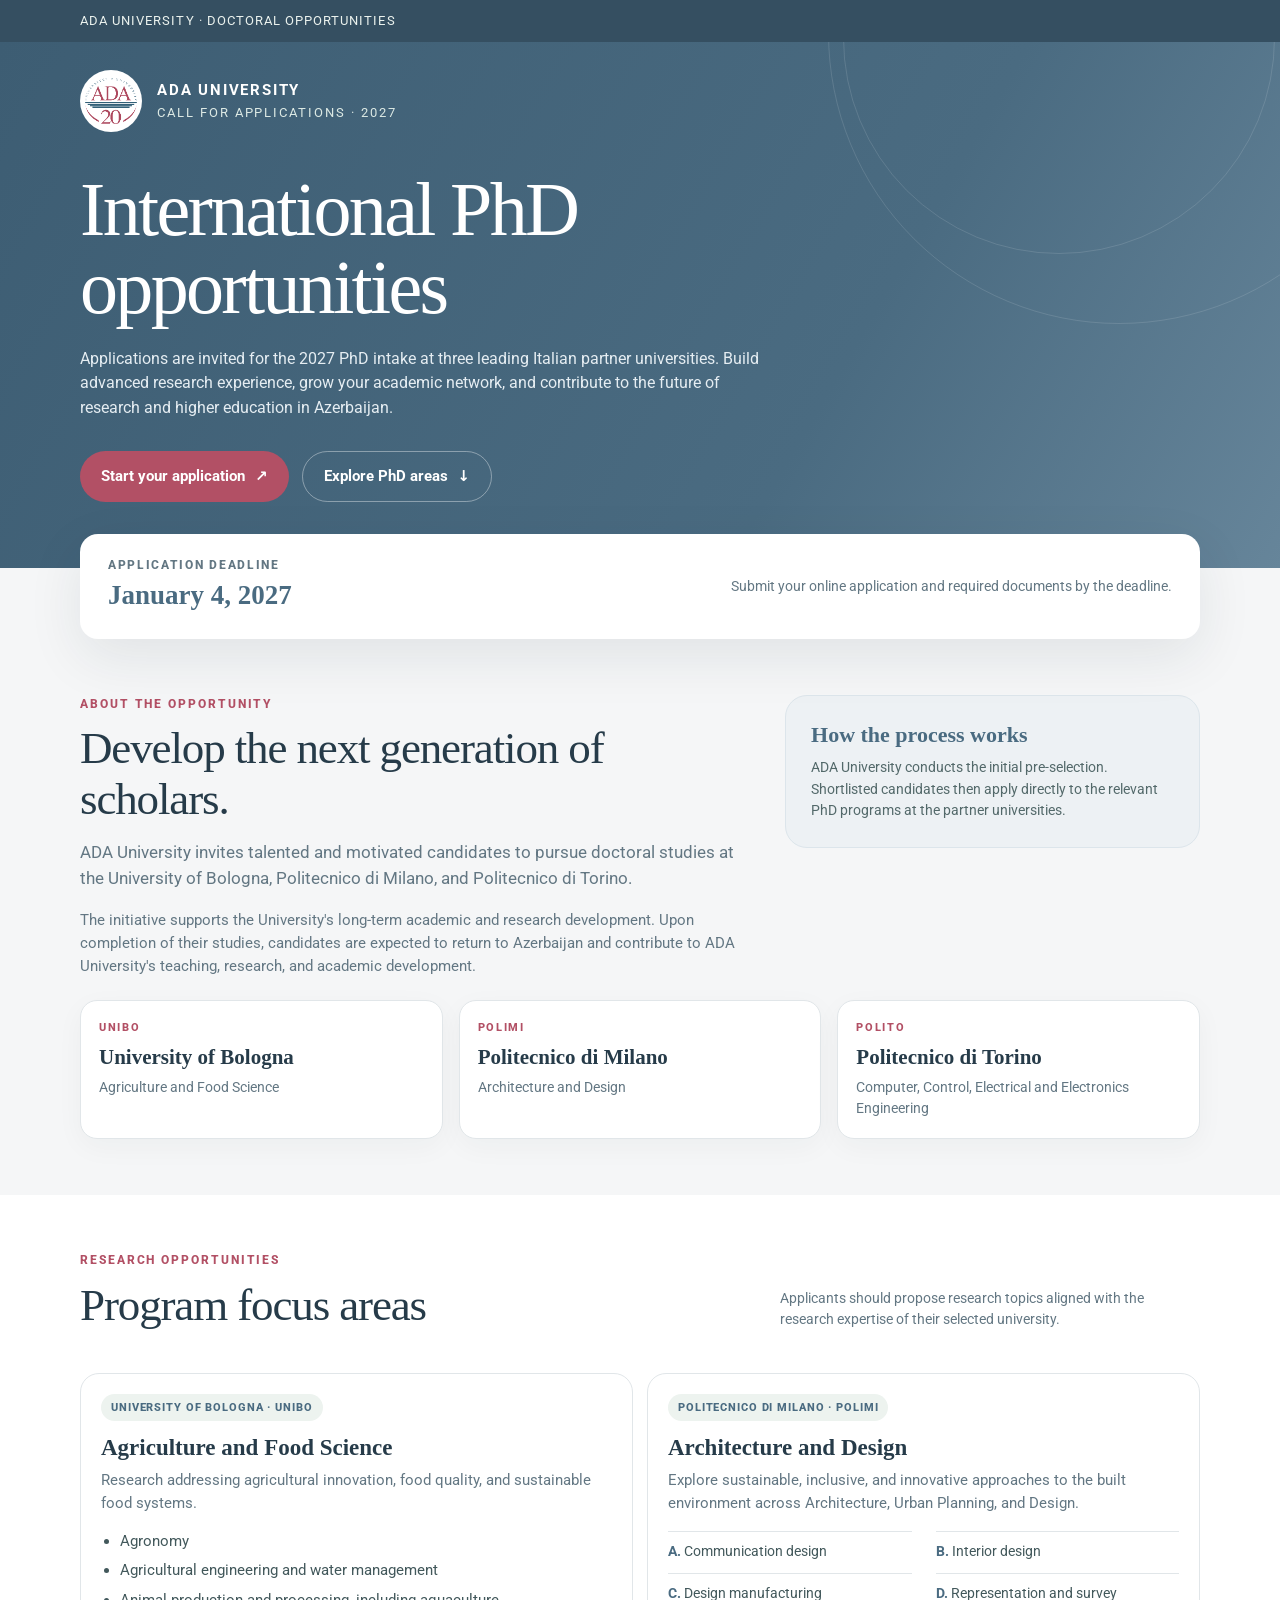
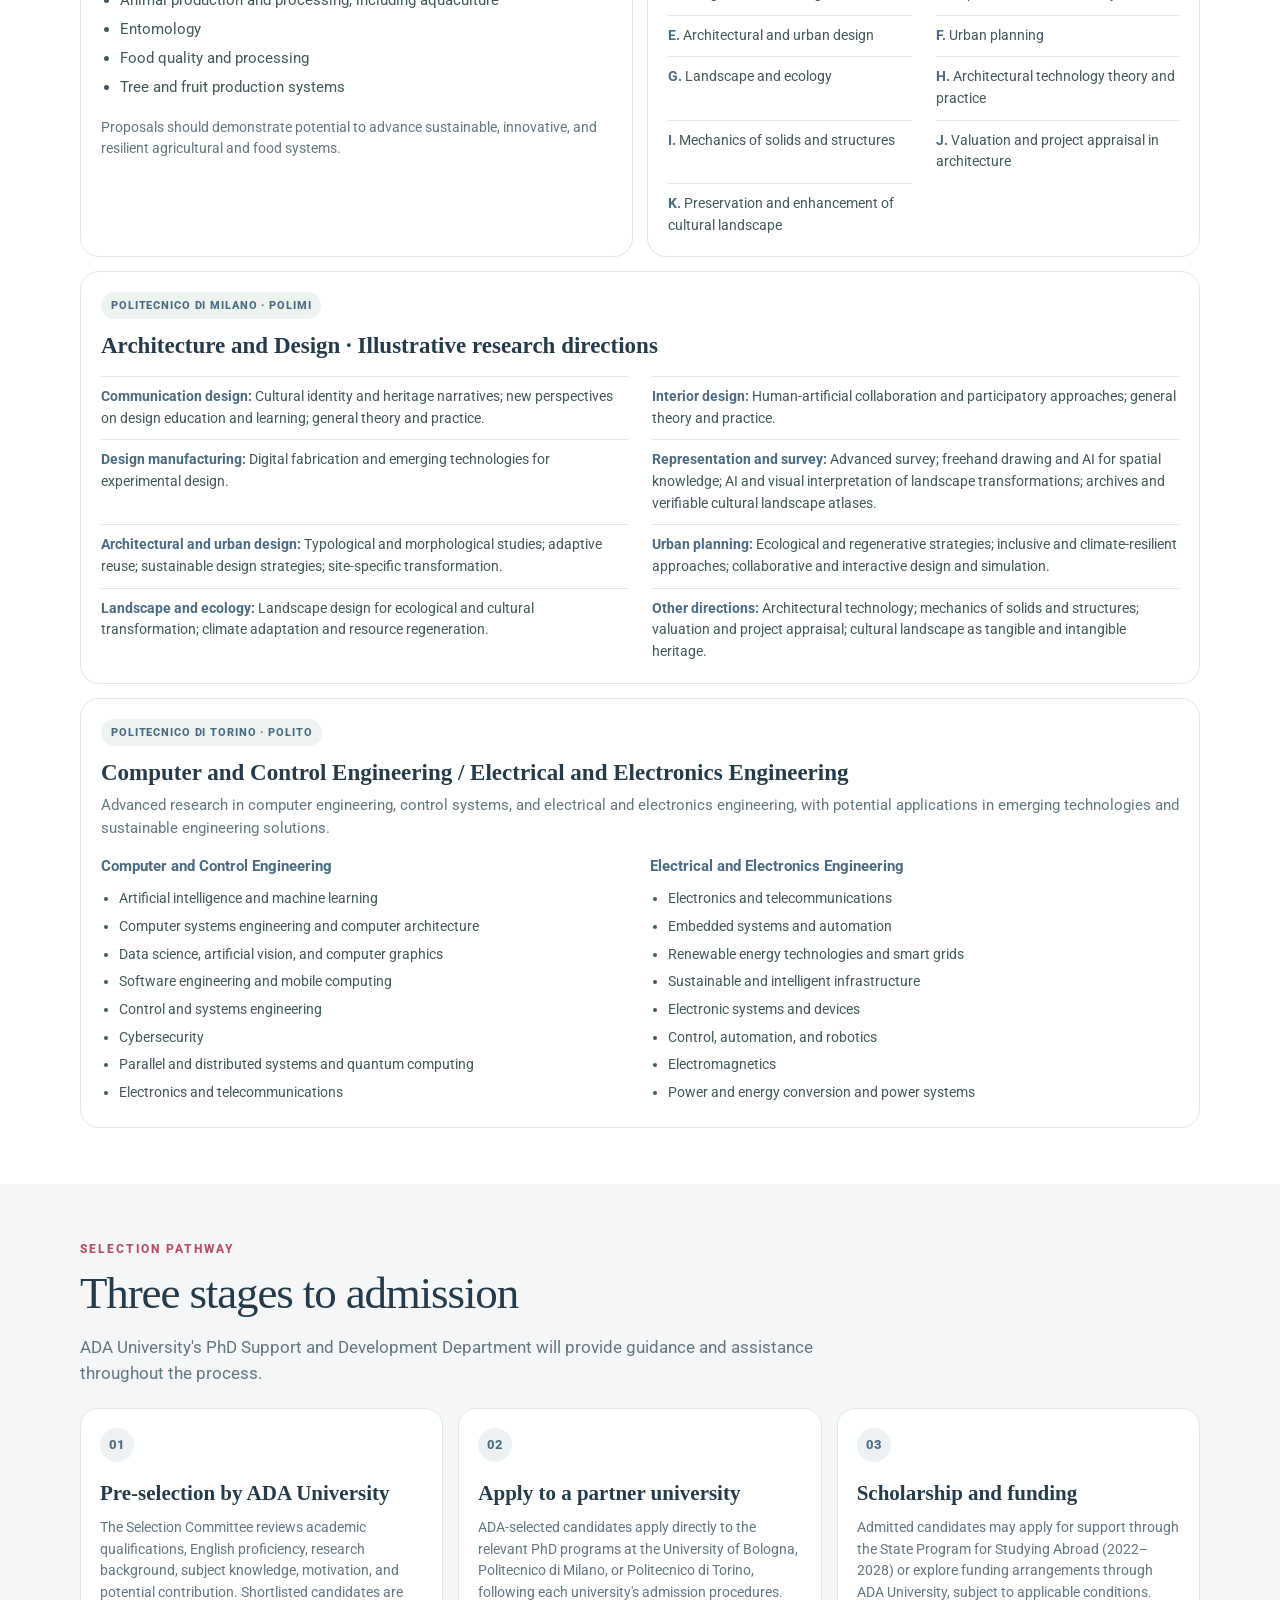
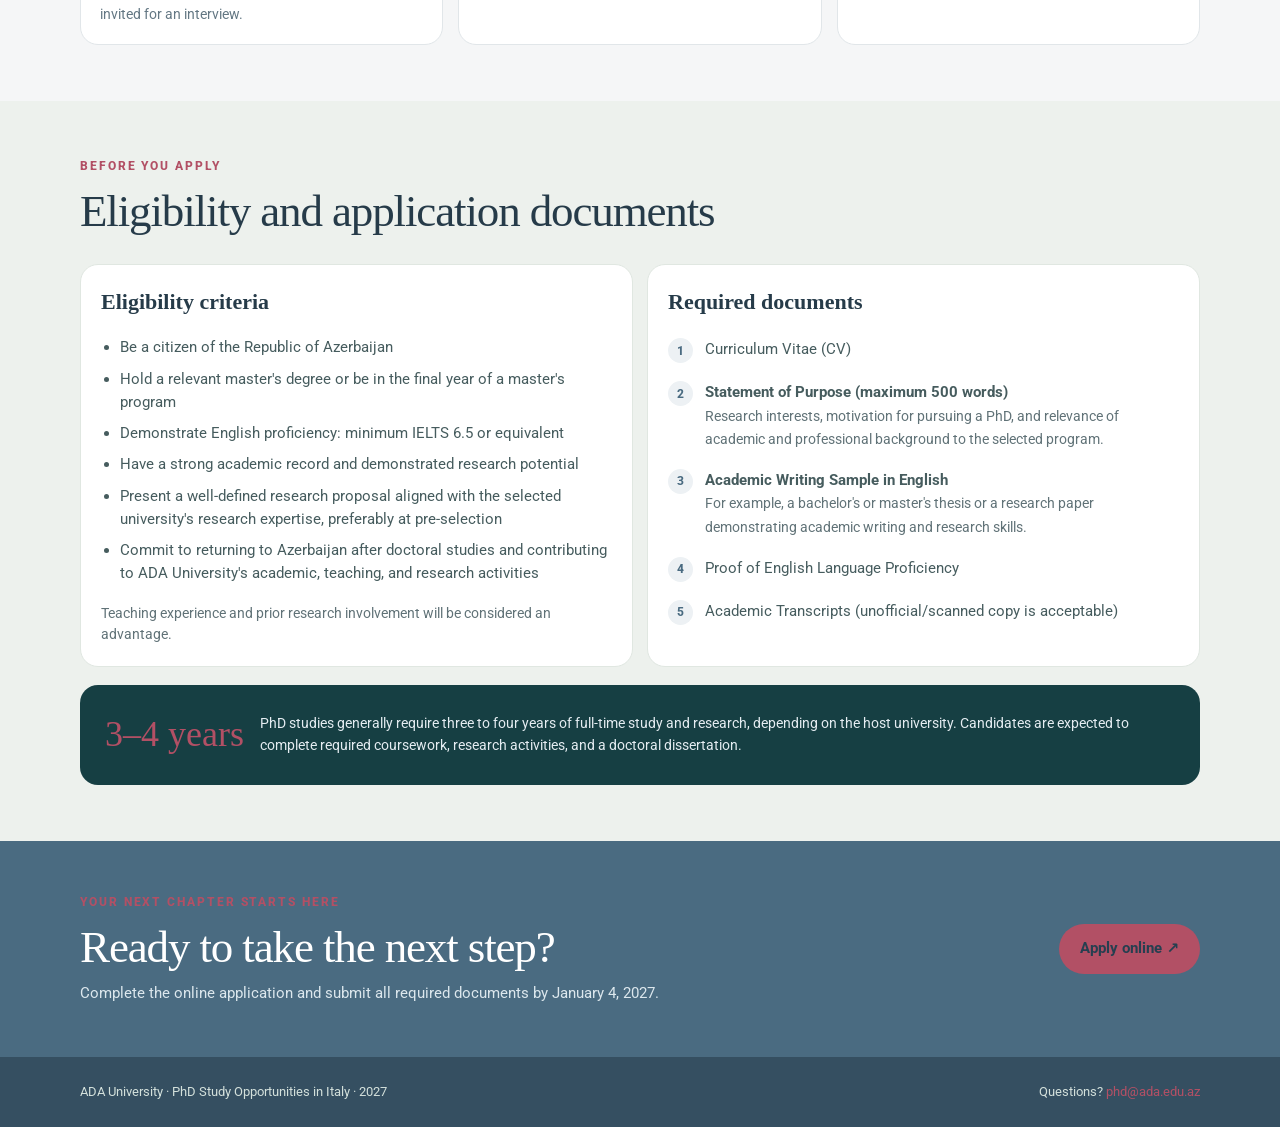
<file: docs/ada_phd_2027(1).html>
<!DOCTYPE html>
<html lang="en">
<head>
<meta charset="utf-8">
<meta name="viewport" content="width=device-width, initial-scale=1">
<meta name="theme-color" content="#123c42">
<meta name="description" content="ADA University Call for Applications: 2027 PhD study opportunities at leading Italian partner universities.">
<title>PhD Study Opportunities in Italy | ADA University</title>
<link rel="preconnect" href="https://fonts.googleapis.com">
<link rel="preconnect" href="https://fonts.gstatic.com" crossorigin>
<link href="https://fonts.googleapis.com/css2?family=Roboto:wght@400;500;600;700;800&display=swap" rel="stylesheet">
<style>
:root{
  --ink:#263b49;--muted:#637783;--teal:#4a6b81;--teal2:#5b7b90;
  --gold:#b25065;--cream:#f5f6f7;--paper:#fff;--line:#e1e6e9;
  --shadow:0 18px 55px rgba(18,48,51,.09);--radius:22px;
}
*{box-sizing:border-box}
html{scroll-behavior:smooth}
body{margin:0;background:var(--cream);color:var(--ink);font:15px/1.55 "Roboto",ui-sans-serif,system-ui,-apple-system,"Segoe UI",sans-serif}
a{color:inherit}
.wrap{width:min(1120px,calc(100% - 40px));margin:auto}
.topbar{background:#354f61;color:#eaf1ed;font-size:13px;letter-spacing:.08em;text-transform:uppercase}
.topbar .wrap{height:42px;display:flex;align-items:center;justify-content:space-between}
.topbar a{text-decoration:none;color:#b25065}
.hero{position:relative;overflow:hidden;background:linear-gradient(120deg,#3d5d73 0%,#4a6b81 65%,#66859a 100%);color:white;padding:28px 0 66px}
.hero:before,.hero:after{content:"";position:absolute;border:1px solid rgba(255,255,255,.12);border-radius:50%;pointer-events:none}
.hero:before{width:580px;height:580px;right:-130px;top:-300px}
.hero:after{width:430px;height:430px;right:5px;top:-220px}
.hero-inner{position:relative;z-index:1}
.brand{display:flex;align-items:center;gap:15px;margin-bottom:38px}
.brand-mark{width:62px;height:62px;object-fit:contain;background:#fff;border-radius:50%;padding:5px}
.brand-name{font-size:13px;letter-spacing:.15em;text-transform:uppercase;color:#dce9e4}
.brand-name strong{display:block;font-size:15px;letter-spacing:.12em;color:white}
.eyebrow{display:inline-flex;align-items:center;gap:10px;color:#b25065;font-weight:700;font-size:12px;letter-spacing:.18em;text-transform:uppercase}
.eyebrow:before{content:"";width:28px;height:1px;background:var(--gold)}
h1{font-family:Georgia,"Times New Roman",serif;font-weight:500;font-size:clamp(42px,6.2vw,76px);line-height:1.03;letter-spacing:-.035em;max-width:800px;margin:20px 0}
h1 em{font-weight:400;color:#b25065}
.hero-copy{font-size:16px;max-width:690px;color:#e5edf2;margin:0 0 30px}
.hero-actions{display:flex;gap:13px;flex-wrap:wrap}
.btn{display:inline-flex;align-items:center;justify-content:center;gap:10px;border-radius:999px;padding:13px 21px;font-weight:700;text-decoration:none;transition:.2s}
.btn.primary{background:#b25065;color:#263f50}
.btn.primary:hover{background:#fff}
.btn.ghost{border:1px solid rgba(255,255,255,.38);color:white}
.btn.ghost:hover{background:rgba(255,255,255,.1)}
.deadline-float{position:relative;z-index:2;margin-top:-34px}
.deadline-card{background:white;border-radius:18px;box-shadow:var(--shadow);padding:22px 28px;display:flex;align-items:center;justify-content:space-between;gap:20px}
.deadline-label{font-size:12px;letter-spacing:.14em;text-transform:uppercase;color:var(--muted);font-weight:800}
.deadline-date{font-family:Georgia,serif;font-size:27px;color:var(--teal);font-weight:700}
.deadline-note{color:var(--muted);font-size:14px}
section{padding:56px 0}
.section-kicker{color:#b25065;text-transform:uppercase;letter-spacing:.16em;font-size:12px;font-weight:800}
h2{font-family:Georgia,"Times New Roman",serif;font-size:clamp(31px,4vw,45px);line-height:1.12;font-weight:500;margin:10px 0 15px;letter-spacing:-.025em}
.lead{color:var(--muted);max-width:760px;margin:0;font-size:17px}
.intro-grid{display:grid;grid-template-columns:1.35fr .85fr;gap:46px;align-items:start}
.note-panel{background:#edf1f4;border:1px solid #dce5eb;border-radius:var(--radius);padding:25px}
.note-panel strong{display:block;color:var(--teal);font-family:Georgia,serif;font-size:22px;line-height:1.25;margin-bottom:9px}
.note-panel p{margin:0;color:#53696a;font-size:14px}
.universities{display:grid;grid-template-columns:repeat(3,1fr);gap:16px;margin-top:22px}
.uni{background:white;border:1px solid var(--line);border-radius:17px;padding:18px;box-shadow:0 8px 28px rgba(18,48,51,.04)}
.uni .code{font-size:11px;color:#b25065;font-weight:800;letter-spacing:.15em;text-transform:uppercase}
.uni h3{font-family:Georgia,serif;font-size:21px;line-height:1.2;margin:9px 0 6px}
.uni p{margin:0;color:var(--muted);font-size:14px}
.focus{background:#fff}
.focus-head{display:flex;justify-content:space-between;align-items:end;gap:25px;margin-bottom:28px}
.focus-head p{max-width:420px;color:var(--muted);font-size:14px}
.focus-grid{display:grid;grid-template-columns:repeat(2,1fr);gap:14px}
.focus-card{border:1px solid var(--line);border-radius:19px;padding:20px;background:#fff}
.focus-card.wide{grid-column:1/-1}
.focus-card .tag{display:inline-block;border-radius:99px;background:#edf3ef;color:#4a6b81;padding:5px 10px;font-size:11px;font-weight:800;letter-spacing:.08em;text-transform:uppercase}
.focus-card h3{font-family:Georgia,serif;font-size:23px;line-height:1.2;margin:13px 0 7px}
.focus-card .partner{font-size:13px;color:#b25065;font-weight:700;margin-bottom:12px}
.focus-card p{color:var(--muted);margin:0 0 12px}
.focus-card ul{padding-left:19px;margin:10px 0 0}
.focus-card li{padding:3px 0;color:#42585b}
.subtopics{display:grid;grid-template-columns:repeat(2,1fr);gap:10px 24px;margin-top:16px}
.subtopics div{border-top:1px solid var(--line);padding-top:9px;font-size:14px;color:#42585b}
.subtopics strong{color:var(--teal)}
.engineering{display:grid;grid-template-columns:1fr 1fr;gap:20px;margin-top:15px}
.engineering h4{color:var(--teal);font-size:15px;margin:0 0 7px}
.engineering ul{margin:0;padding-left:18px}
.engineering li{font-size:14px;padding:3px 0}
.process{display:grid;grid-template-columns:repeat(3,1fr);gap:15px;margin-top:22px}
.step{background:white;border:1px solid var(--line);border-radius:18px;padding:19px}
.step-no{width:34px;height:34px;border-radius:50%;display:grid;place-items:center;background:#edf1f4;color:var(--teal);font-weight:800;font-size:13px}
.step h3{font-family:Georgia,serif;font-size:21px;margin:15px 0 7px}
.step p{font-size:14px;color:var(--muted);margin:0}
.details{background:#edf1ed}
.detail-grid{display:grid;grid-template-columns:1fr 1fr;gap:14px;margin-top:28px}
.detail-card{background:white;border-radius:18px;padding:20px;border:1px solid #e0e7e1}
.detail-card h3{font-family:Georgia,serif;font-size:22px;margin:0 0 13px}
.detail-card ul{padding-left:19px;margin:0}
.detail-card li{padding:4px 0;color:#465c5e}
.docs{counter-reset:doc;list-style:none;padding:0!important}
.docs li{counter-increment:doc;display:flex;gap:12px;align-items:flex-start;margin:10px 0}
.docs li:before{content:counter(doc);flex:0 0 25px;height:25px;border-radius:50%;display:grid;place-items:center;background:#edf1f4;color:var(--teal);font-weight:800;font-size:12px}
.duration{display:flex;align-items:center;gap:16px;background:#163f43;color:white;border-radius:18px;padding:22px 25px;margin-top:18px}
.duration .years{font-family:Georgia,serif;font-size:36px;color:#b25065;white-space:nowrap}
.duration p{margin:0;color:#e5edf2;font-size:14px}
.cta{background:#4a6b81;color:white;padding:52px 0}
.cta-inner{display:flex;justify-content:space-between;align-items:center;gap:30px}
.cta h2{max-width:650px;margin-bottom:10px}
.cta p{color:#dce7ed;margin:0}
.cta .btn{background:#b25065;color:#263f50;white-space:nowrap}
footer{background:#354f61;color:#d3e0db;padding:25px 0;font-size:13px}
.footer-inner{display:flex;justify-content:space-between;gap:20px;flex-wrap:wrap}
footer a{color:#b25065;text-decoration:none}
@media(max-width:760px){
 .wrap{width:min(100% - 30px,1120px)}
 .hero{padding:23px 0 58px}.brand{margin-bottom:42px}
 .deadline-card{align-items:flex-start;flex-direction:column;padding:20px}
 section{padding:42px 0}
 .intro-grid,.universities,.focus-grid,.process,.detail-grid{grid-template-columns:1fr}
 .focus-card.wide{grid-column:auto}
 .focus-head{display:block}
 .engineering,.subtopics{grid-template-columns:1fr}
 .cta-inner{display:block}.cta .btn{margin-top:22px}
 .topbar .wrap{height:auto;min-height:42px;padding:8px 0;gap:10px}
}
</style>
</head>
<body>
<div class="topbar"><div class="wrap"><span>ADA University · Doctoral opportunities</span></div></div>

<header class="hero">
 <div class="wrap hero-inner">
  <div class="brand"><img class="brand-mark" src="[data-uri]" alt="ADA University mark"><div class="brand-name"><strong>ADA University</strong>Call for Applications · 2027</div></div>
  <h1>International PhD opportunities</h1>
  <p class="hero-copy">Applications are invited for the 2027 PhD intake at three leading Italian partner universities. Build advanced research experience, grow your academic network, and contribute to the future of research and higher education in Azerbaijan.</p>
  <div class="hero-actions">
   <a class="btn primary" style="color:#fff;" href="https://apply.ada.edu.az/" target="_blank" rel="noopener">Start your application <span>↗</span></a>
   <a class="btn ghost" href="#programs">Explore PhD areas <span>↓</span></a>
  </div>
 </div>
</header>

<div class="wrap deadline-float">
 <div class="deadline-card">
  <div><div class="deadline-label">Application deadline</div><div class="deadline-date">January 4, 2027</div></div>
  <div class="deadline-note">Submit your online application and required documents by the deadline.</div>
 </div>
</div>

<main>
<section>
 <div class="wrap">
  <div class="intro-grid">
   <div>
    <div class="section-kicker">About the opportunity</div>
    <h2>Develop the next generation of scholars.</h2>
    <p class="lead">ADA University invites talented and motivated candidates to pursue doctoral studies at the University of Bologna, Politecnico di Milano, and Politecnico di Torino.</p>
    <p class="lead" style="font-size:15px;margin-top:17px">The initiative supports the University's long-term academic and research development. Upon completion of their studies, candidates are expected to return to Azerbaijan and contribute to ADA University's teaching, research, and academic development.</p>
   </div>
   <aside class="note-panel">
    <strong>How the process works</strong>
    <p>ADA University conducts the initial pre-selection. Shortlisted candidates then apply directly to the relevant PhD programs at the partner universities.</p>
   </aside>
  </div>
  <div class="universities">
   <article class="uni"><div class="code">UniBo</div><h3>University of Bologna</h3><p>Agriculture and Food Science</p></article>
   <article class="uni"><div class="code">PoliMi</div><h3>Politecnico di Milano</h3><p>Architecture and Design</p></article>
   <article class="uni"><div class="code">PoliTo</div><h3>Politecnico di Torino</h3><p>Computer, Control, Electrical and Electronics Engineering</p></article>
  </div>
 </div>
</section>

<section class="focus" id="programs">
 <div class="wrap">
  <div class="focus-head">
   <div><div class="section-kicker">Research opportunities</div><h2>Program focus areas</h2></div>
   <p>Applicants should propose research topics aligned with the research expertise of their selected university.</p>
  </div>
  <div class="focus-grid">
   <article class="focus-card">
    <span class="tag">University of Bologna · UniBo</span>
    <h3>Agriculture and Food Science</h3>
    <p>Research addressing agricultural innovation, food quality, and sustainable food systems.</p>
    <ul>
     <li>Agronomy</li><li>Agricultural engineering and water management</li>
     <li>Animal production and processing, including aquaculture</li><li>Entomology</li>
     <li>Food quality and processing</li><li>Tree and fruit production systems</li>
    </ul>
    <p style="margin-top:14px;font-size:14px">Proposals should demonstrate potential to advance sustainable, innovative, and resilient agricultural and food systems.</p>
   </article>

   <article class="focus-card">
    <span class="tag">Politecnico di Milano · PoliMi</span>
    <h3>Architecture and Design</h3>
    <p>Explore sustainable, inclusive, and innovative approaches to the built environment across Architecture, Urban Planning, and Design.</p>
    <div class="subtopics">
     <div><strong>A.</strong> Communication design</div>
     <div><strong>B.</strong> Interior design</div>
     <div><strong>C.</strong> Design manufacturing</div>
     <div><strong>D.</strong> Representation and survey</div>
     <div><strong>E.</strong> Architectural and urban design</div>
     <div><strong>F.</strong> Urban planning</div>
     <div><strong>G.</strong> Landscape and ecology</div>
     <div><strong>H.</strong> Architectural technology theory and practice</div>
     <div><strong>I.</strong> Mechanics of solids and structures</div>
     <div><strong>J.</strong> Valuation and project appraisal in architecture</div>
     <div><strong>K.</strong> Preservation and enhancement of cultural landscape</div>
    </div>
   </article>

   <article class="focus-card wide">
    <span class="tag">Politecnico di Milano · PoliMi</span>
    <h3>Architecture and Design · Illustrative research directions</h3>
    <div class="subtopics">
     <div><strong>Communication design:</strong> Cultural identity and heritage narratives; new perspectives on design education and learning; general theory and practice.</div>
     <div><strong>Interior design:</strong> Human-artificial collaboration and participatory approaches; general theory and practice.</div>
     <div><strong>Design manufacturing:</strong> Digital fabrication and emerging technologies for experimental design.</div>
     <div><strong>Representation and survey:</strong> Advanced survey; freehand drawing and AI for spatial knowledge; AI and visual interpretation of landscape transformations; archives and verifiable cultural landscape atlases.</div>
     <div><strong>Architectural and urban design:</strong> Typological and morphological studies; adaptive reuse; sustainable design strategies; site-specific transformation.</div>
     <div><strong>Urban planning:</strong> Ecological and regenerative strategies; inclusive and climate-resilient approaches; collaborative and interactive design and simulation.</div>
     <div><strong>Landscape and ecology:</strong> Landscape design for ecological and cultural transformation; climate adaptation and resource regeneration.</div>
     <div><strong>Other directions:</strong> Architectural technology; mechanics of solids and structures; valuation and project appraisal; cultural landscape as tangible and intangible heritage.</div>
    </div>
   </article>

   <article class="focus-card wide">
    <span class="tag">Politecnico di Torino · PoliTo</span>
    <h3>Computer and Control Engineering / Electrical and Electronics Engineering</h3>
    <p>Advanced research in computer engineering, control systems, and electrical and electronics engineering, with potential applications in emerging technologies and sustainable engineering solutions.</p>
    <div class="engineering">
     <div><h4>Computer and Control Engineering</h4><ul>
      <li>Artificial intelligence and machine learning</li><li>Computer systems engineering and computer architecture</li>
      <li>Data science, artificial vision, and computer graphics</li><li>Software engineering and mobile computing</li>
      <li>Control and systems engineering</li><li>Cybersecurity</li>
      <li>Parallel and distributed systems and quantum computing</li><li>Electronics and telecommunications</li>
     </ul></div>
     <div><h4>Electrical and Electronics Engineering</h4><ul>
      <li>Electronics and telecommunications</li><li>Embedded systems and automation</li>
      <li>Renewable energy technologies and smart grids</li><li>Sustainable and intelligent infrastructure</li>
      <li>Electronic systems and devices</li><li>Control, automation, and robotics</li>
      <li>Electromagnetics</li><li>Power and energy conversion and power systems</li>
     </ul></div>
    </div>
   </article>
  </div>
 </div>
</section>

<section>
 <div class="wrap">
  <div class="section-kicker">Selection pathway</div>
  <h2>Three stages to admission</h2>
  <p class="lead">ADA University's PhD Support and Development Department will provide guidance and assistance throughout the process.</p>
  <div class="process">
   <article class="step"><div class="step-no">01</div><h3>Pre-selection by ADA University</h3><p>The Selection Committee reviews academic qualifications, English proficiency, research background, subject knowledge, motivation, and potential contribution. Shortlisted candidates are invited for an interview.</p></article>
   <article class="step"><div class="step-no">02</div><h3>Apply to a partner university</h3><p>ADA-selected candidates apply directly to the relevant PhD programs at the University of Bologna, Politecnico di Milano, or Politecnico di Torino, following each university's admission procedures.</p></article>
   <article class="step"><div class="step-no">03</div><h3>Scholarship and funding</h3><p>Admitted candidates may apply for support through the State Program for Studying Abroad (2022–2028) or explore funding arrangements through ADA University, subject to applicable conditions.</p></article>
  </div>
 </div>
</section>

<section class="details">
 <div class="wrap">
  <div class="section-kicker">Before you apply</div>
  <h2>Eligibility and application documents</h2>
  <div class="detail-grid">
   <article class="detail-card">
    <h3>Eligibility criteria</h3>
    <ul>
     <li>Be a citizen of the Republic of Azerbaijan</li>
     <li>Hold a relevant master's degree or be in the final year of a master's program</li>
     <li>Demonstrate English proficiency: minimum IELTS 6.5 or equivalent</li>
     <li>Have a strong academic record and demonstrated research potential</li>
     <li>Present a well-defined research proposal aligned with the selected university's research expertise, preferably at pre-selection</li>
     <li>Commit to returning to Azerbaijan after doctoral studies and contributing to ADA University's academic, teaching, and research activities</li>
    </ul>
    <p style="font-size:14px;color:#607277;margin:13px 0 0">Teaching experience and prior research involvement will be considered an advantage.</p>
   </article>
   <article class="detail-card">
    <h3>Required documents</h3>
    <ol class="docs">
     <li>Curriculum Vitae (CV)</li>
     <li><span><strong>Statement of Purpose (maximum 500 words)</strong><br><span style="color:#607277;font-size:14px">Research interests, motivation for pursuing a PhD, and relevance of academic and professional background to the selected program.</span></span></li>
     <li><span><strong>Academic Writing Sample in English</strong><br><span style="color:#607277;font-size:14px">For example, a bachelor's or master's thesis or a research paper demonstrating academic writing and research skills.</span></span></li>
     <li>Proof of English Language Proficiency</li>
     <li>Academic Transcripts (unofficial/scanned copy is acceptable)</li>
    </ol>
   </article>
  </div>
  <div class="duration"><div class="years">3–4 years</div><p>PhD studies generally require three to four years of full-time study and research, depending on the host university. Candidates are expected to complete required coursework, research activities, and a doctoral dissertation.</p></div>
 </div>
</section>

<section class="cta">
 <div class="wrap cta-inner">
  <div><div class="section-kicker" style="color:#b25065">Your next chapter starts here</div><h2>Ready to take the next step?</h2><p>Complete the online application and submit all required documents by January 4, 2027.</p></div>
  <a class="btn" href="https://apply.ada.edu.az/" target="_blank" rel="noopener">Apply online ↗</a>
 </div>
</section>
</main>

<footer><div class="wrap footer-inner">
 <span>ADA University · PhD Study Opportunities in Italy · 2027</span>
 <span>Questions? <a href="mailto:phd@ada.edu.az">phd@ada.edu.az</a></span>
</div></footer>
</body>
</html>
</file>
